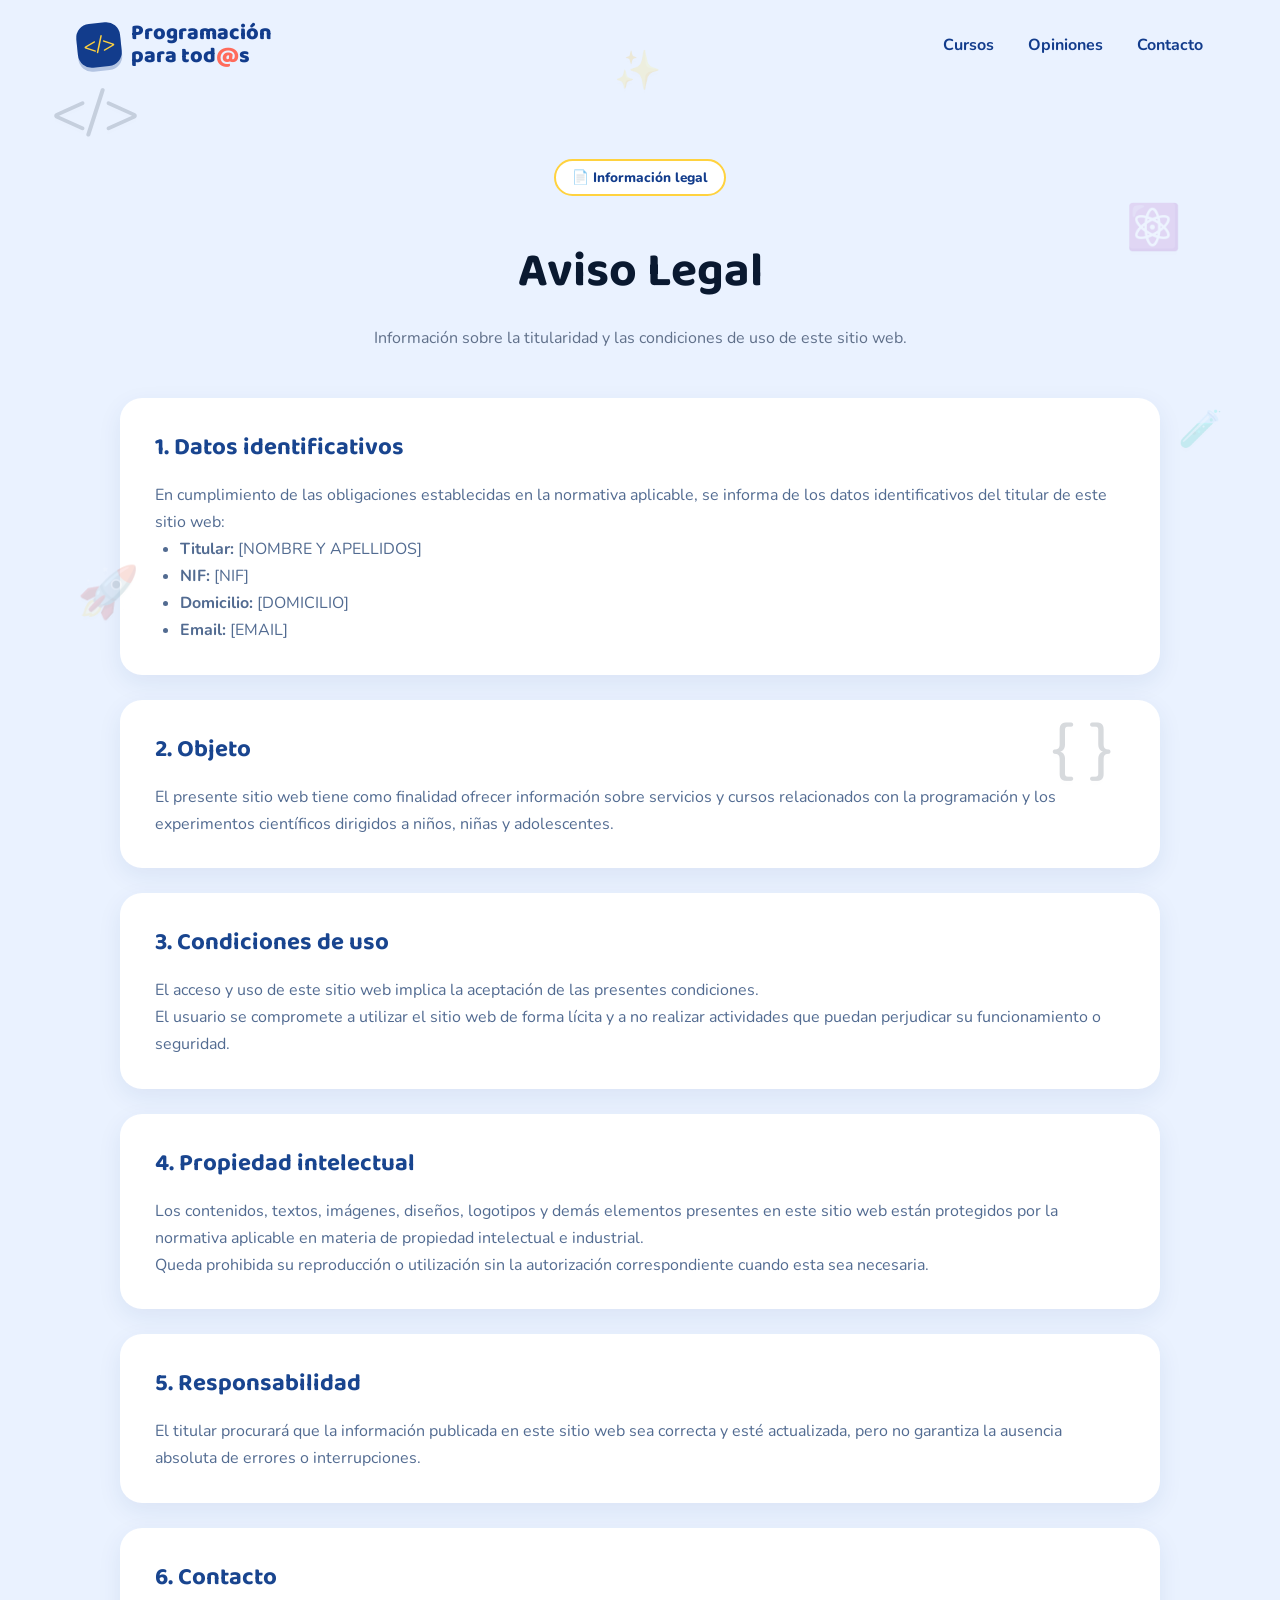
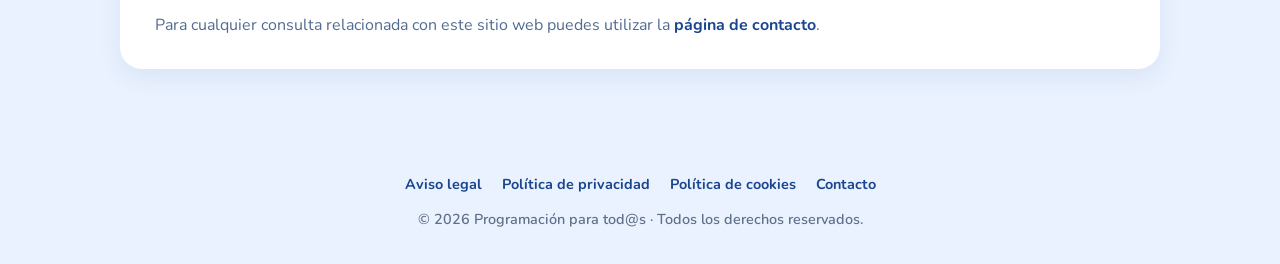
<file: aviso-legal.html>
<!DOCTYPE html>
<html lang="es">

<head>

    <meta charset="UTF-8">

    <meta name="viewport" content="width=device-width, initial-scale=1.0">

    <title>Aviso Legal | Programación para tod@s</title>

    <link rel="preconnect" href="https://fonts.googleapis.com">
    <link rel="preconnect" href="https://fonts.gstatic.com" crossorigin>

    <link
        href="https://fonts.googleapis.com/css2?family=Baloo+2:wght@500;600;700;800&family=Nunito:wght@400;600;700;800&display=swap"
        rel="stylesheet"
    >

    <link rel="stylesheet" href="style.css">

    <link rel="icon" type="image/png" href="./img/logo.png">

</head>

<body>

    <div class="bg-shapes" aria-hidden="true">
        <span>&lt;/&gt;</span>
        <span>⚛️</span>
        <span>🚀</span>
        <span>{ }</span>
        <span>🧪</span>
        <span>✨</span>
    </div>


    <!-- HEADER -->

    <div id="header"></div>


    <!-- CONTENIDO -->

    <main class="legal-page">

        <div class="legal-header">

            <span class="eyebrow">
                📄 Información legal
            </span>

            <h1>
                Aviso Legal
            </h1>

            <p>
                Información sobre la titularidad y las condiciones
                de uso de este sitio web.
            </p>

        </div>


        <div class="legal-content">

            <section class="legal-card">

                <h2>1. Datos identificativos</h2>

                <p>
                    En cumplimiento de las obligaciones establecidas
                    en la normativa aplicable, se informa de los datos
                    identificativos del titular de este sitio web:
                </p>

                <ul>
                    <li><strong>Titular:</strong> [NOMBRE Y APELLIDOS]</li>
                    <li><strong>NIF:</strong> [NIF]</li>
                    <li><strong>Domicilio:</strong> [DOMICILIO]</li>
                    <li><strong>Email:</strong> [EMAIL]</li>
                </ul>

            </section>


            <section class="legal-card">

                <h2>2. Objeto</h2>

                <p>
                    El presente sitio web tiene como finalidad ofrecer
                    información sobre servicios y cursos relacionados
                    con la programación y los experimentos científicos
                    dirigidos a niños, niñas y adolescentes.
                </p>

            </section>


            <section class="legal-card">

                <h2>3. Condiciones de uso</h2>

                <p>
                    El acceso y uso de este sitio web implica la
                    aceptación de las presentes condiciones.
                </p>

                <p>
                    El usuario se compromete a utilizar el sitio web
                    de forma lícita y a no realizar actividades que
                    puedan perjudicar su funcionamiento o seguridad.
                </p>

            </section>


            <section class="legal-card">

                <h2>4. Propiedad intelectual</h2>

                <p>
                    Los contenidos, textos, imágenes, diseños,
                    logotipos y demás elementos presentes en este sitio
                    web están protegidos por la normativa aplicable
                    en materia de propiedad intelectual e industrial.
                </p>

                <p>
                    Queda prohibida su reproducción o utilización sin
                    la autorización correspondiente cuando esta sea
                    necesaria.
                </p>

            </section>


            <section class="legal-card">

                <h2>5. Responsabilidad</h2>

                <p>
                    El titular procurará que la información publicada
                    en este sitio web sea correcta y esté actualizada,
                    pero no garantiza la ausencia absoluta de errores
                    o interrupciones.
                </p>

            </section>


            <section class="legal-card">

                <h2>6. Contacto</h2>

                <p>
                    Para cualquier consulta relacionada con este sitio
                    web puedes utilizar la
                    <a href="contacto.html">página de contacto</a>.
                </p>

            </section>

        </div>

    </main>


    <!-- FOOTER -->

    <footer>

        <div class="footer-links">

            <a href="aviso-legal.html">
                Aviso legal
            </a>

            <a href="privacidad.html">
                Política de privacidad
            </a>

            <a href="cookies.html">
                Política de cookies
            </a>

            <a href="contacto.html">
                Contacto
            </a>

        </div>

        <p>
            © 2026 Programación para tod@s ·
            Todos los derechos reservados.
        </p>

    </footer>


    <script src="header.js"></script>

</body>

</html>
</file>
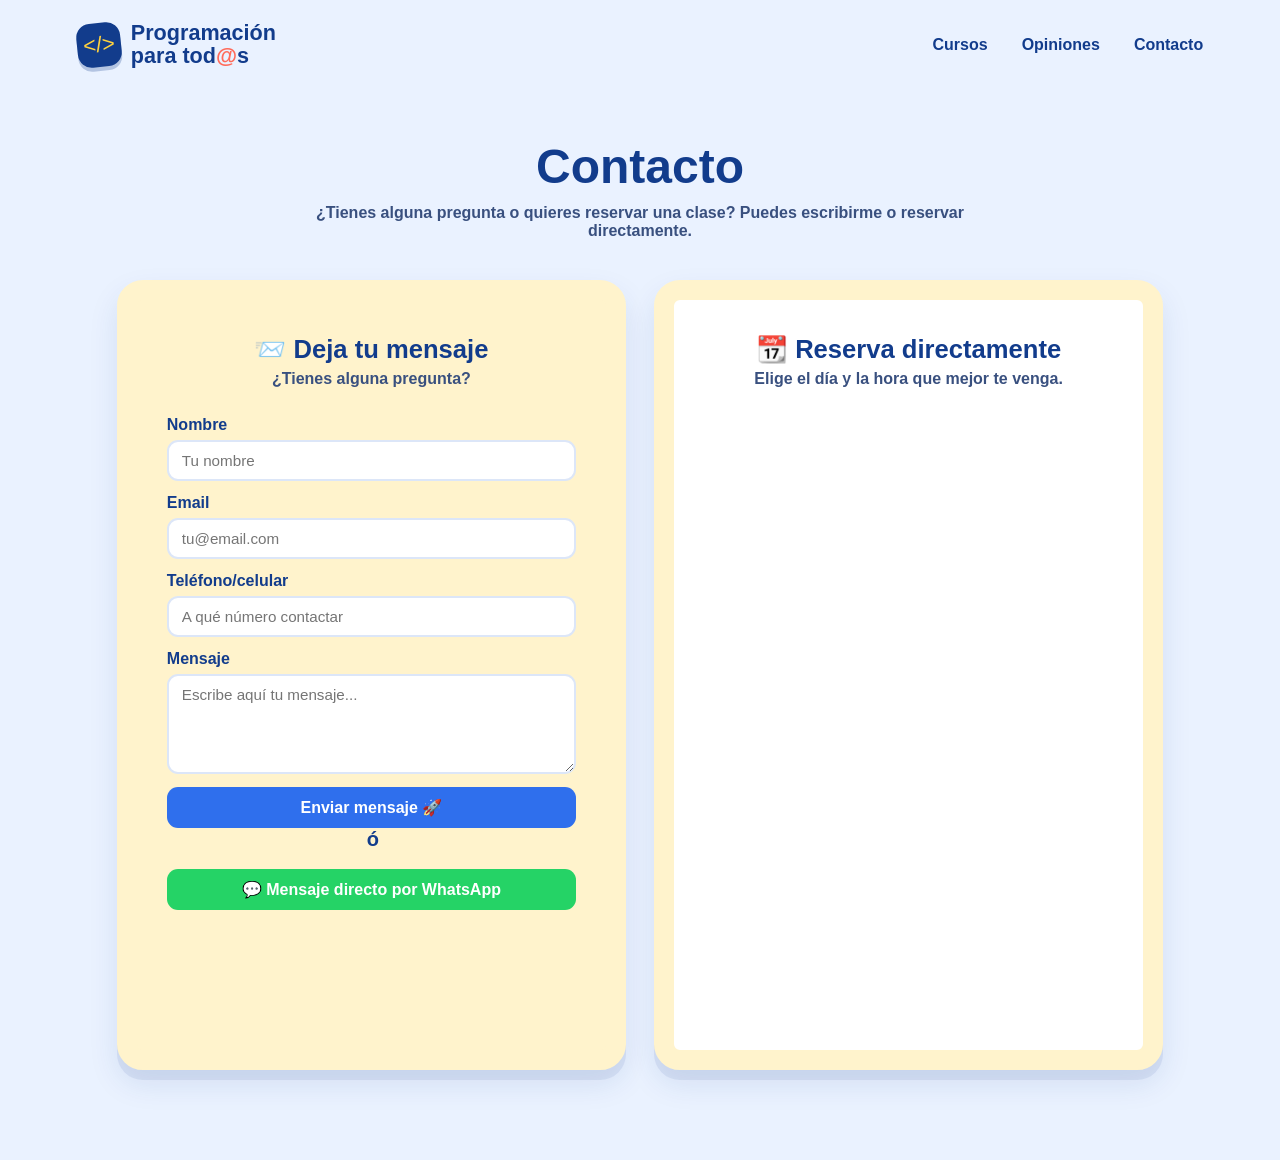
<file: contacto.html>
<!DOCTYPE html>
<html lang="en">
<head>
    <!-- Google tag (gtag.js) -->
<script async src="https://www.googletagmanager.com/gtag/js?id=G-0C7W6955H2"></script>
<script>
  window.dataLayer = window.dataLayer || [];
  function gtag(){dataLayer.push(arguments);}
  gtag('js', new Date());

  gtag('config', 'G-0C7W6955H2');
</script>
    <meta charset="UTF-8">
    <meta name="viewport" content="width=device-width, initial-scale=1.0">
    <title>Contacto</title>
    <link rel="stylesheet" href="style.css">
    <link rel="icon" type="image/png" href="./img/logo.png">



</head>
<body>
     <div id="header"></div>
     <div class="bg-shapes" aria-hidden="true">
        
    </div>

    <section class="contact-page">

    <div class="contact-page-head">

        <h1>Contacto</h1>

        <p>
            ¿Tienes alguna pregunta o quieres reservar una clase?
            Puedes escribirme o reservar directamente.
        </p>

    </div>


    <div class="contact-grid">


        <!-- TARJETA 1: CONTACTO -->

        <div class="grid-box contact-card message-card">

            <div class="section-head">

                <h2>
                    📨 Deja tu mensaje
                </h2>

                <p>
                    ¿Tienes alguna pregunta?
                    
                </p>

            </div>


            <form
                class="contact-form"
                action="https://formsubmit.co/colastraelizabeth@gmail.com"
                method="POST"
            >

                <input
                    type="hidden"
                    name="_subject"
                    value="Nuevo mensaje desde Programación para tod@s"
                >

                <input
                    type="hidden"
                    name="_template"
                    value="table"
                >

                <input
                    type="hidden"
                    name="_captcha"
                    value="true"
                >

                <input
                    type="text"
                    name="_honey"
                    style="display:none"
                >


                <div class="form-group">

                    <label for="nombre">
                        Nombre
                    </label>

                    <input
                        type="text"
                        id="nombre"
                        name="name"
                        placeholder="Tu nombre"
                        required
                    >

                </div>


                <div class="form-group">

                    <label for="email">
                        Email
                    </label>

                    <input
                        type="email"
                        id="email"
                        name="email"
                        placeholder="tu@email.com"
                        required
                    >

                </div>
                
                <div class="form-group">

                    <label for="phone">
                        Teléfono/celular
                    </label>

                    <input
                        type="text"
                        id="phone"
                        name="phone"
                        placeholder="A qué número contactar"
                        required
                    >

                </div>


                <div class="form-group">

                    <label for="mensaje">
                        Mensaje
                    </label>

                    <textarea
                        id="mensaje"
                        name="message"
                        placeholder="Escribe aquí tu mensaje..."
                        required
                    ></textarea>

                </div>


                <button
                    type="submit"
                    class="submit-btn"
                >
                    Enviar mensaje 🚀
                </button>

            </form>
            <h4>ó</h4>

            <div class="whatsapp-container">

                <a
                    class="whatsapp-btn"
                    href="https://wa.me/34634059171"
                    target="_blank"
                    rel="noopener"
                >
                    💬 Mensaje directo por WhatsApp
                </a>

            </div>

        </div>



        <!-- TARJETA 2: RESERVA -->

        <div class="grid-box contact-card reservation-card">

            <div class="section-head">

                <h2>
                    📆 Reserva directamente
                </h2>

                <p>
                    Elige el día y la hora que mejor te venga.
                </p>

            </div>


            <!-- Google Calendar Appointment Scheduling -->

            <iframe
                src="https://calendar.google.com/calendar/appointments/schedules/AcZssZ3jTNrdVO-2iQgcnf659XZFFRHjtzOGjb1jcsbewhzxE7Aw_hO1lKrl6UaegT0ND5SL3o0_Kljm?gv=true"
                class="calendar-frame"
                frameborder="0"
            ></iframe>

        </div>


    </div>

</section>
<script src="header.js"></script>
</body>

</html>
</file>
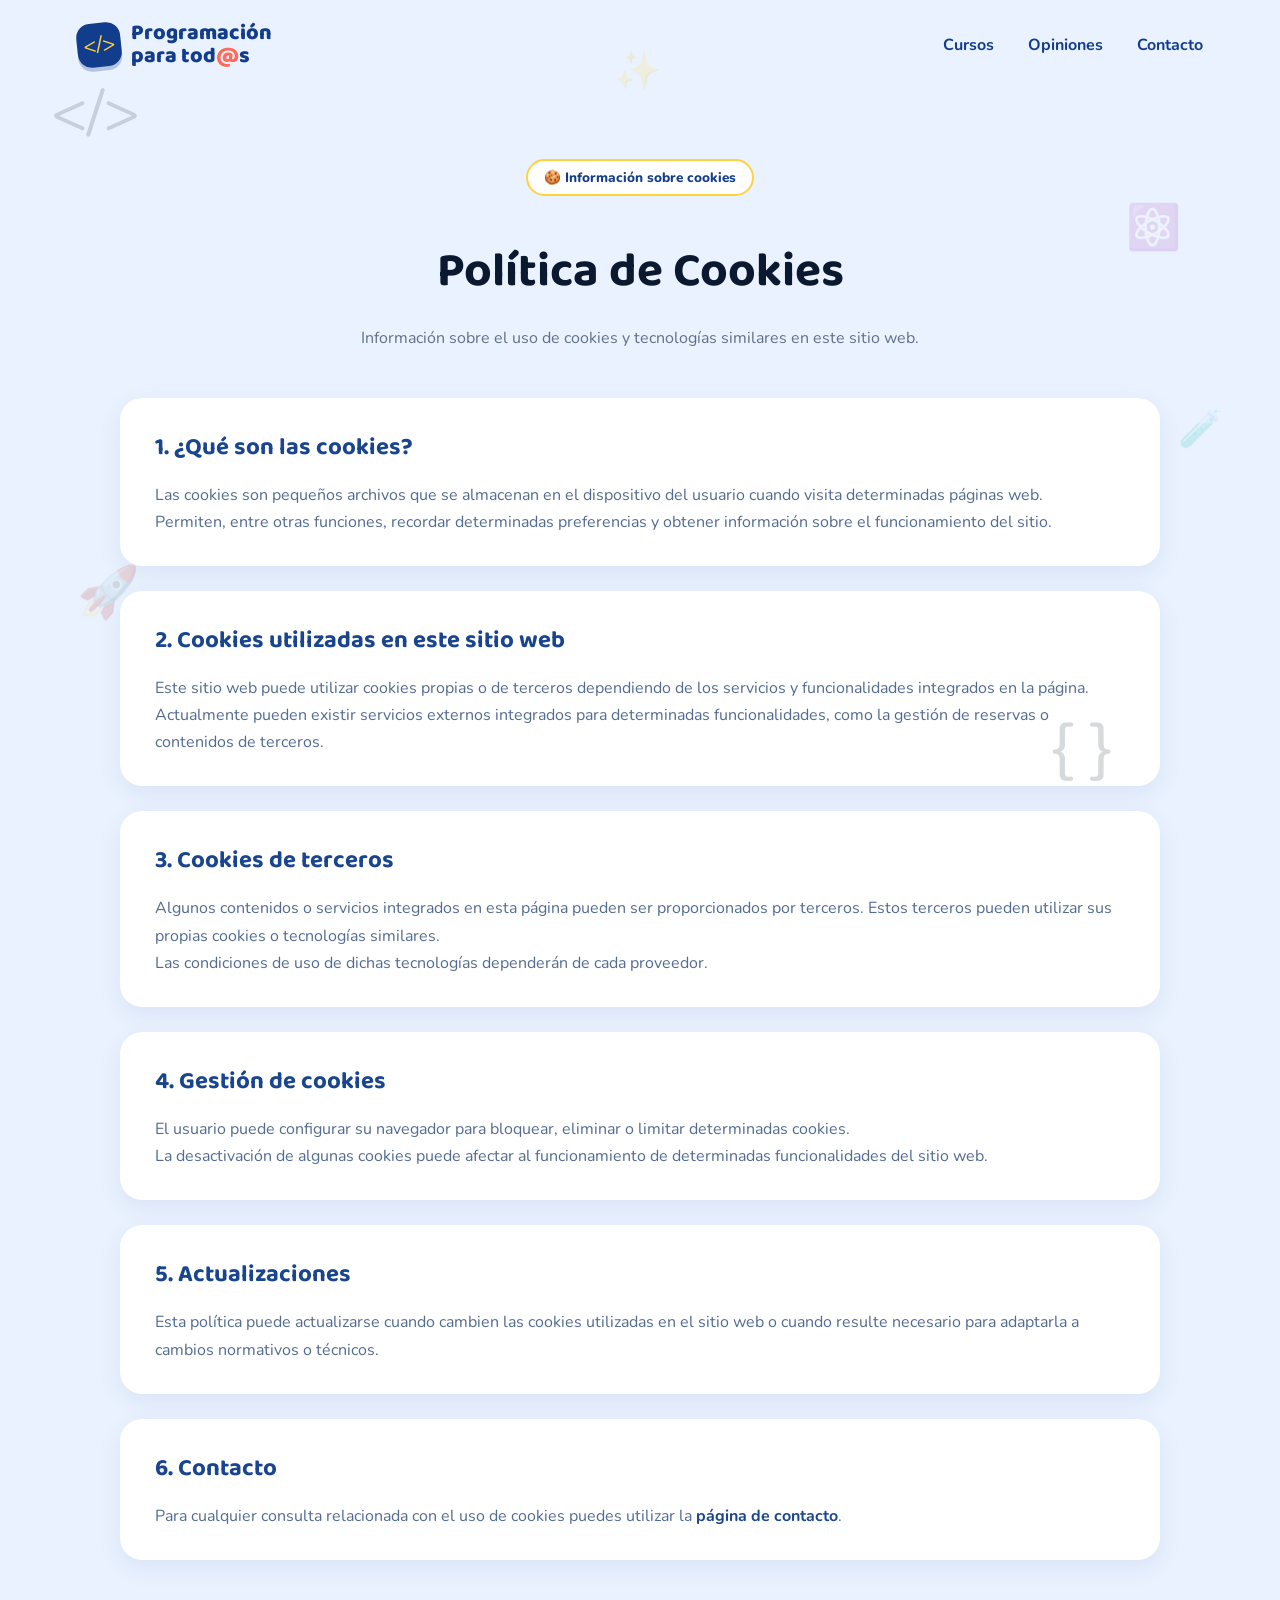
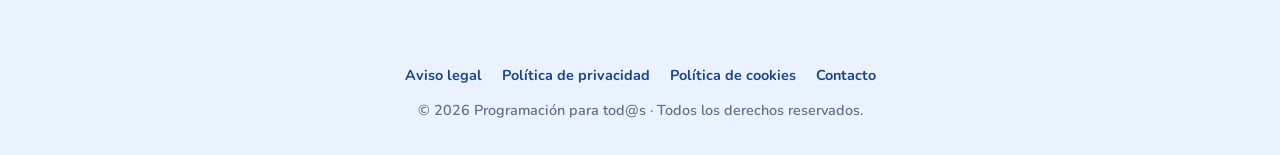
<file: cookies.html>
<!DOCTYPE html>
<html lang="es">

<head>

    <meta charset="UTF-8">

    <meta name="viewport" content="width=device-width, initial-scale=1.0">

    <title>Política de Cookies | Programación para tod@s</title>

    <link rel="preconnect" href="https://fonts.googleapis.com">
    <link rel="preconnect" href="https://fonts.gstatic.com" crossorigin>

    <link
        href="https://fonts.googleapis.com/css2?family=Baloo+2:wght@500;600;700;800&family=Nunito:wght@400;600;700;800&display=swap"
        rel="stylesheet"
    >

    <link rel="stylesheet" href="style.css">

    <link rel="icon" type="image/png" href="./img/logo.png">

</head>

<body>

    <div class="bg-shapes" aria-hidden="true">
        <span>&lt;/&gt;</span>
        <span>⚛️</span>
        <span>🚀</span>
        <span>{ }</span>
        <span>🧪</span>
        <span>✨</span>
    </div>


    <div id="header"></div>


    <main class="legal-page">

        <div class="legal-header">

            <span class="eyebrow">
                🍪 Información sobre cookies
            </span>

            <h1>
                Política de Cookies
            </h1>

            <p>
                Información sobre el uso de cookies y tecnologías
                similares en este sitio web.
            </p>

        </div>


        <div class="legal-content">

            <section class="legal-card">

                <h2>1. ¿Qué son las cookies?</h2>

                <p>
                    Las cookies son pequeños archivos que se almacenan
                    en el dispositivo del usuario cuando visita
                    determinadas páginas web.
                </p>

                <p>
                    Permiten, entre otras funciones, recordar
                    determinadas preferencias y obtener información
                    sobre el funcionamiento del sitio.
                </p>

            </section>


            <section class="legal-card">

                <h2>2. Cookies utilizadas en este sitio web</h2>

                <p>
                    Este sitio web puede utilizar cookies propias o de
                    terceros dependiendo de los servicios y
                    funcionalidades integrados en la página.
                </p>

                <p>
                    Actualmente pueden existir servicios externos
                    integrados para determinadas funcionalidades, como
                    la gestión de reservas o contenidos de terceros.
                </p>

            </section>


            <section class="legal-card">

                <h2>3. Cookies de terceros</h2>

                <p>
                    Algunos contenidos o servicios integrados en esta
                    página pueden ser proporcionados por terceros.
                    Estos terceros pueden utilizar sus propias cookies
                    o tecnologías similares.
                </p>

                <p>
                    Las condiciones de uso de dichas tecnologías
                    dependerán de cada proveedor.
                </p>

            </section>


            <section class="legal-card">

                <h2>4. Gestión de cookies</h2>

                <p>
                    El usuario puede configurar su navegador para
                    bloquear, eliminar o limitar determinadas cookies.
                </p>

                <p>
                    La desactivación de algunas cookies puede afectar
                    al funcionamiento de determinadas funcionalidades
                    del sitio web.
                </p>

            </section>


            <section class="legal-card">

                <h2>5. Actualizaciones</h2>

                <p>
                    Esta política puede actualizarse cuando cambien las
                    cookies utilizadas en el sitio web o cuando resulte
                    necesario para adaptarla a cambios normativos o
                    técnicos.
                </p>

            </section>


            <section class="legal-card">

                <h2>6. Contacto</h2>

                <p>
                    Para cualquier consulta relacionada con el uso de
                    cookies puedes utilizar la
                    <a href="contacto.html">página de contacto</a>.
                </p>

            </section>

        </div>

    </main>


    <footer>

        <div class="footer-links">

            <a href="aviso-legal.html">Aviso legal</a>

            <a href="privacidad.html">Política de privacidad</a>

            <a href="cookies.html">Política de cookies</a>

            <a href="contacto.html">Contacto</a>

        </div>

        <p>
            © 2026 Programación para tod@s ·
            Todos los derechos reservados.
        </p>

    </footer>


    <script src="header.js"></script>

</body>

</html>
</file>
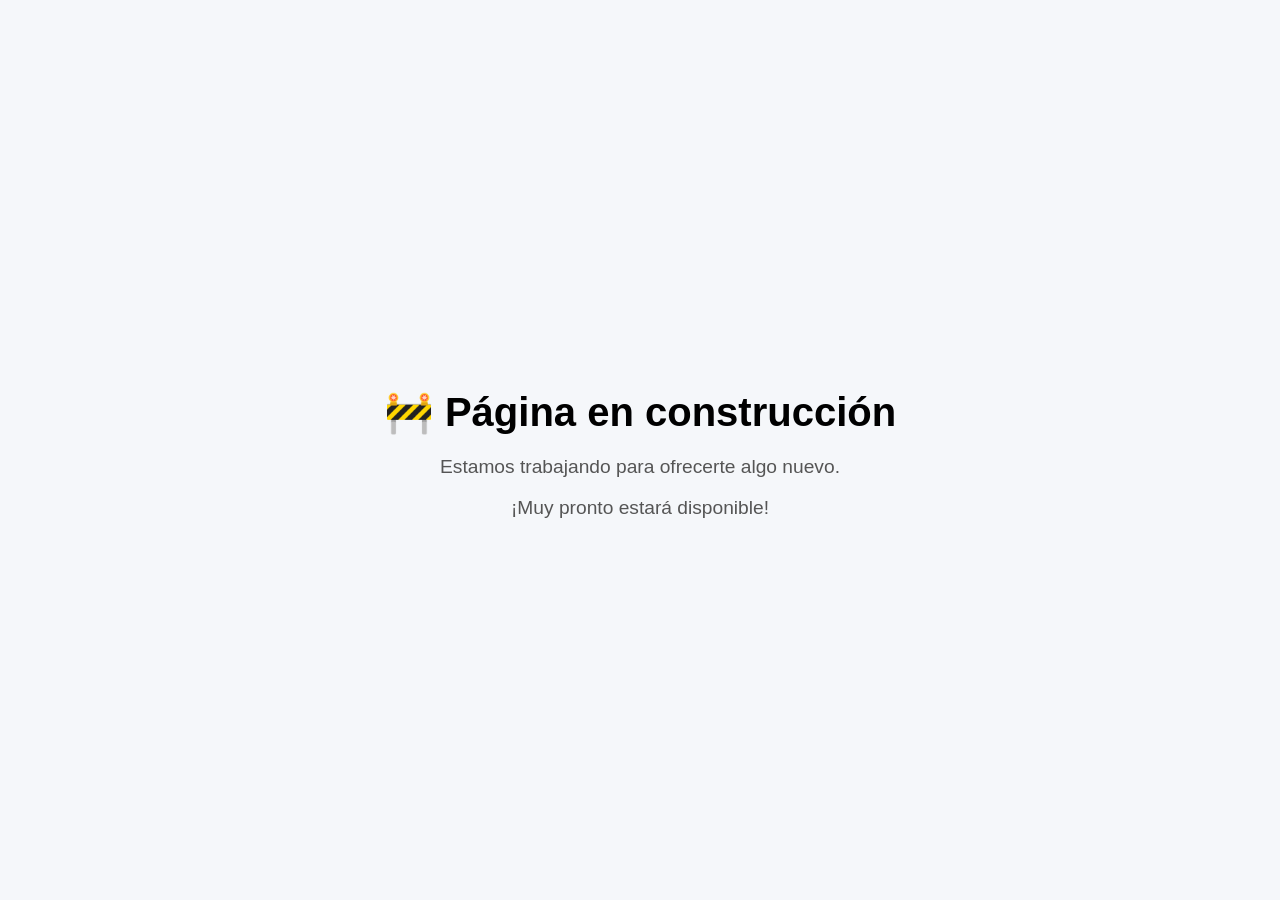
<file: cursos_experimentos.html>
<head>
    <meta charset="UTF-8">
    <meta name="viewport" content="width=device-width, initial-scale=1.0">
    <title>Cursos Experimentos</title>
    <link rel="icon" type="image/png" href="./img/logo.png">

<style>
        body {
            margin: 0;
            font-family: Arial, sans-serif;
            display: flex;
            justify-content: center;
            align-items: center;
            min-height: 100vh;
            text-align: center;
            background-color: #f5f7fa;
        }

        .contenedor {
            max-width: 600px;
            padding: 40px;
        }

        h1 {
            font-size: 2.5rem;
            margin-bottom: 20px;
        }

        p {
            font-size: 1.2rem;
            color: #555;
        }
    </style>
</head>

<body>

    <div class="contenedor">
        <h1>🚧 Página en construcción</h1>

        <p>
            Estamos trabajando para ofrecerte algo nuevo.
        </p>

        <p>
            ¡Muy pronto estará disponible!
        </p>
    </div>

</body>
</html>
</file>
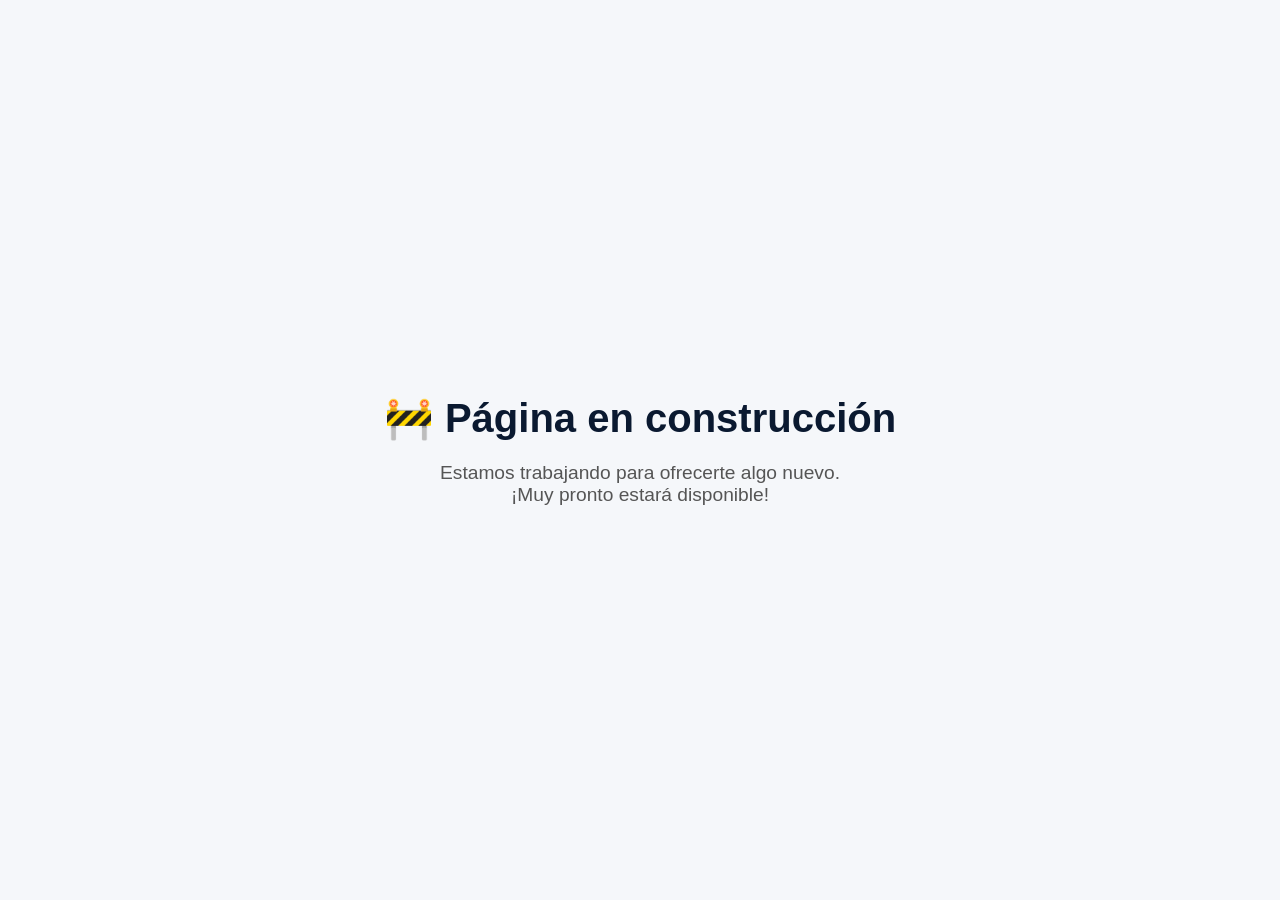
<file: cursos_programacion.html>
<head>
<!-- Google tag (gtag.js) -->
<script async src="https://www.googletagmanager.com/gtag/js?id=G-0C7W6955H2"></script>
<script>
  window.dataLayer = window.dataLayer || [];
  function gtag(){dataLayer.push(arguments);}
  gtag('js', new Date());

  gtag('config', 'G-0C7W6955H2');
</script>
    <meta charset="UTF-8">
    <meta name="viewport" content="width=device-width, initial-scale=1.0">
    <title>Cursos Programación</title>
    <link rel="stylesheet" href="style.css">
    <link rel="icon" type="image/png" href="./img/logo.png">

<style>
        body {
            margin: 0;
            font-family: Arial, sans-serif;
            display: flex;
            justify-content: center;
            align-items: center;
            min-height: 100vh;
            text-align: center;
            background-color: #f5f7fa;
        }

        .contenedor {
            max-width: 600px;
            padding: 40px;
        }

        h1 {
            font-size: 2.5rem;
            margin-bottom: 20px;
        }

        p {
            font-size: 1.2rem;
            color: #555;
        }
    </style>
</head>

<body>

    <div class="contenedor">
        <h1>🚧 Página en construcción</h1>

        <p>
            Estamos trabajando para ofrecerte algo nuevo.
        </p>

        <p>
            ¡Muy pronto estará disponible!
        </p>
    </div>

</body>
</html>
</file>
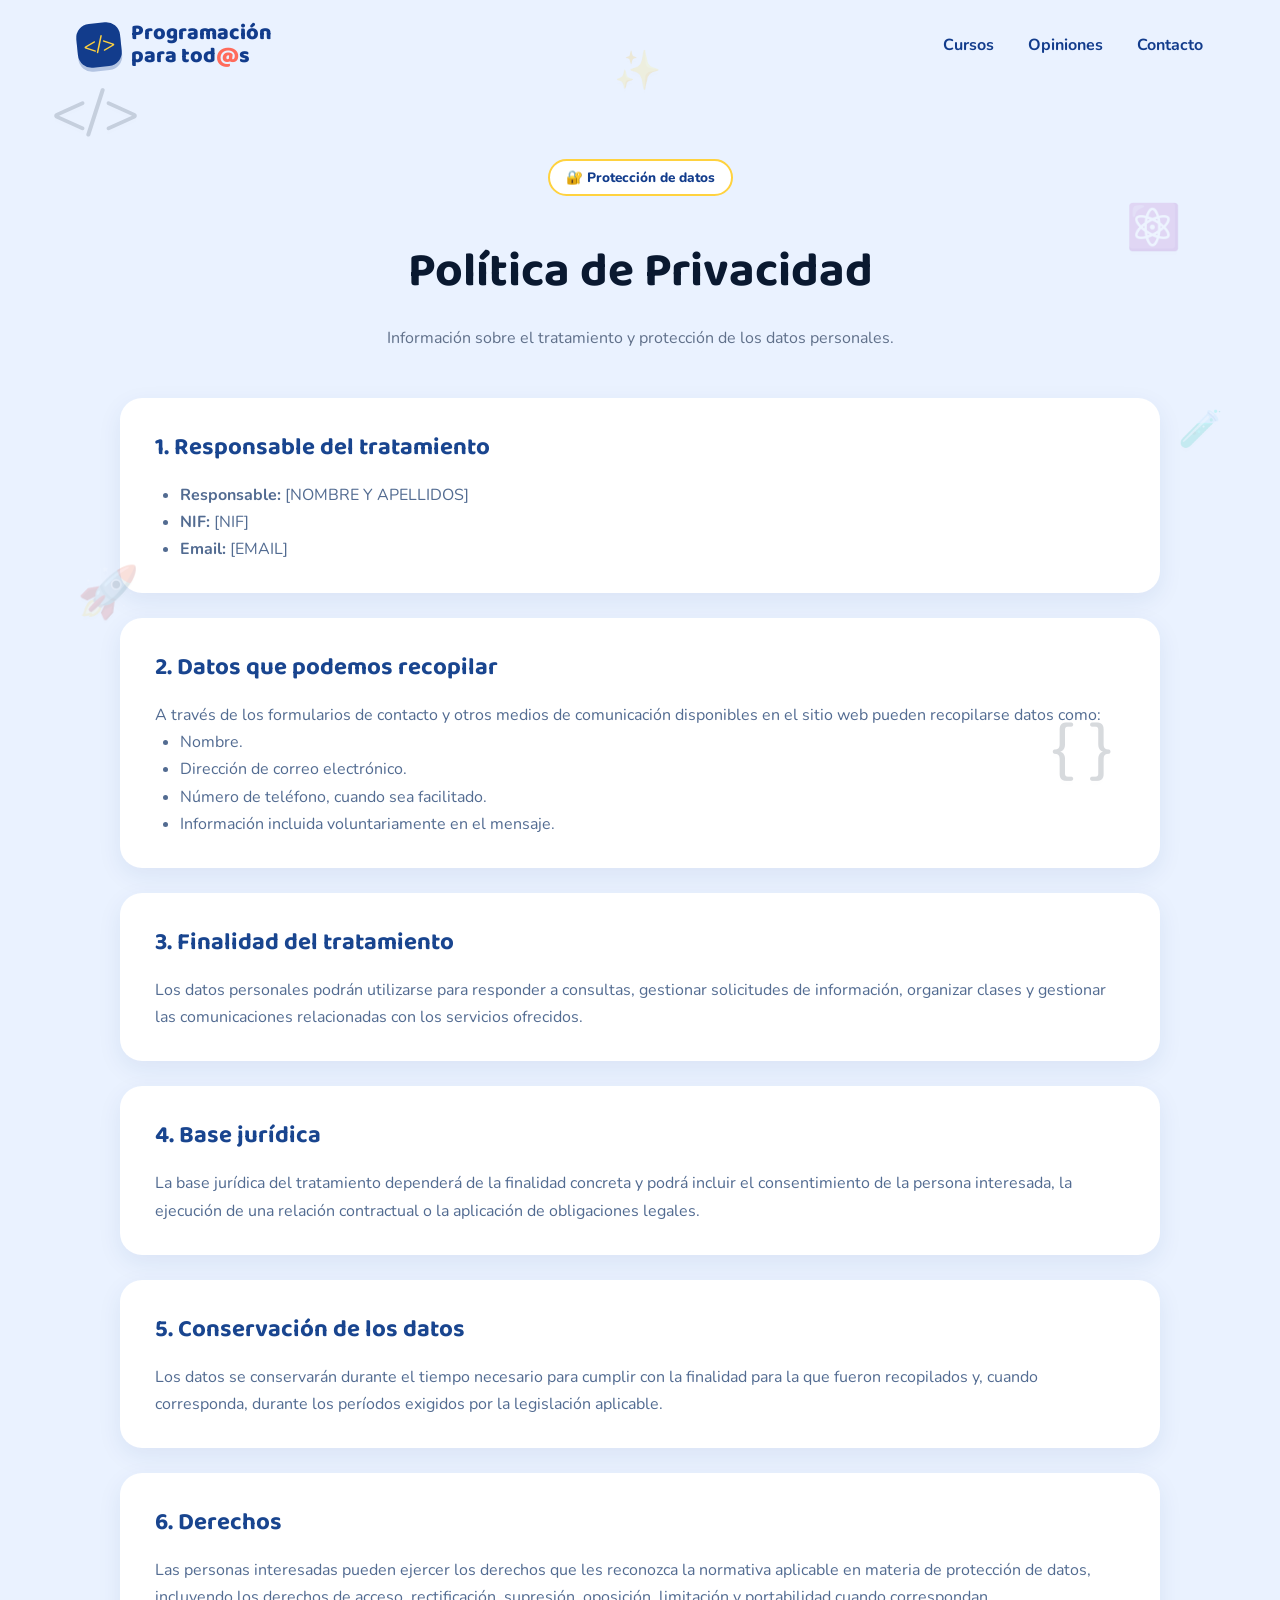
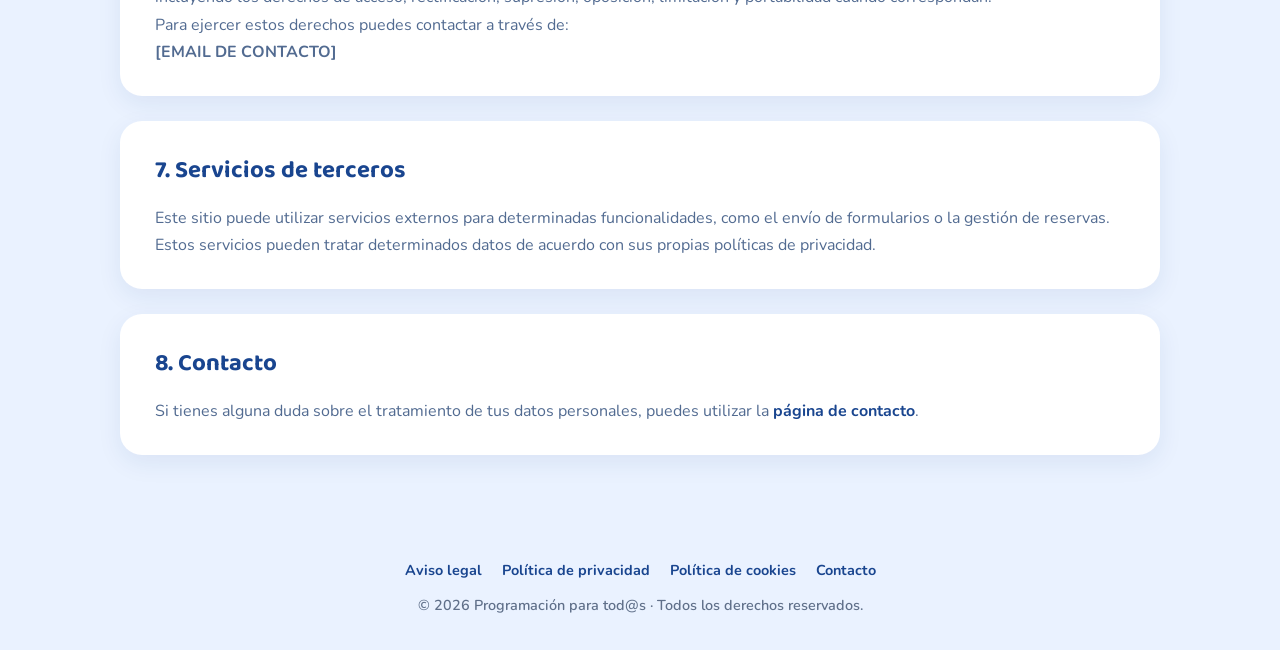
<file: privacidad.html>
<!DOCTYPE html>
<html lang="es">

<head>

    <meta charset="UTF-8">

    <meta name="viewport" content="width=device-width, initial-scale=1.0">

    <title>Política de Privacidad | Programación para tod@s</title>

    <link rel="preconnect" href="https://fonts.googleapis.com">
    <link rel="preconnect" href="https://fonts.gstatic.com" crossorigin>

    <link
        href="https://fonts.googleapis.com/css2?family=Baloo+2:wght@500;600;700;800&family=Nunito:wght@400;600;700;800&display=swap"
        rel="stylesheet"
    >

    <link rel="stylesheet" href="style.css">

    <link rel="icon" type="image/png" href="./img/logo.png">

</head>

<body>

    <div class="bg-shapes" aria-hidden="true">
        <span>&lt;/&gt;</span>
        <span>⚛️</span>
        <span>🚀</span>
        <span>{ }</span>
        <span>🧪</span>
        <span>✨</span>
    </div>


    <div id="header"></div>


    <main class="legal-page">

        <div class="legal-header">

            <span class="eyebrow">
                🔐 Protección de datos
            </span>

            <h1>
                Política de Privacidad
            </h1>

            <p>
                Información sobre el tratamiento y protección de
                los datos personales.
            </p>

        </div>


        <div class="legal-content">

            <section class="legal-card">

                <h2>1. Responsable del tratamiento</h2>

                <ul>
                    <li><strong>Responsable:</strong> [NOMBRE Y APELLIDOS]</li>
                    <li><strong>NIF:</strong> [NIF]</li>
                    <li><strong>Email:</strong> [EMAIL]</li>
                </ul>

            </section>


            <section class="legal-card">

                <h2>2. Datos que podemos recopilar</h2>

                <p>
                    A través de los formularios de contacto y otros
                    medios de comunicación disponibles en el sitio
                    web pueden recopilarse datos como:
                </p>

                <ul>
                    <li>Nombre.</li>
                    <li>Dirección de correo electrónico.</li>
                    <li>Número de teléfono, cuando sea facilitado.</li>
                    <li>Información incluida voluntariamente en el mensaje.</li>
                </ul>

            </section>


            <section class="legal-card">

                <h2>3. Finalidad del tratamiento</h2>

                <p>
                    Los datos personales podrán utilizarse para
                    responder a consultas, gestionar solicitudes de
                    información, organizar clases y gestionar las
                    comunicaciones relacionadas con los servicios
                    ofrecidos.
                </p>

            </section>


            <section class="legal-card">

                <h2>4. Base jurídica</h2>

                <p>
                    La base jurídica del tratamiento dependerá de la
                    finalidad concreta y podrá incluir el consentimiento
                    de la persona interesada, la ejecución de una
                    relación contractual o la aplicación de obligaciones
                    legales.
                </p>

            </section>


            <section class="legal-card">

                <h2>5. Conservación de los datos</h2>

                <p>
                    Los datos se conservarán durante el tiempo necesario
                    para cumplir con la finalidad para la que fueron
                    recopilados y, cuando corresponda, durante los
                    períodos exigidos por la legislación aplicable.
                </p>

            </section>


            <section class="legal-card">

                <h2>6. Derechos</h2>

                <p>
                    Las personas interesadas pueden ejercer los derechos
                    que les reconozca la normativa aplicable en materia
                    de protección de datos, incluyendo los derechos de
                    acceso, rectificación, supresión, oposición,
                    limitación y portabilidad cuando correspondan.
                </p>

                <p>
                    Para ejercer estos derechos puedes contactar a través
                    de:
                </p>

                <p>
                    <strong>[EMAIL DE CONTACTO]</strong>
                </p>

            </section>


            <section class="legal-card">

                <h2>7. Servicios de terceros</h2>

                <p>
                    Este sitio puede utilizar servicios externos para
                    determinadas funcionalidades, como el envío de
                    formularios o la gestión de reservas. Estos servicios
                    pueden tratar determinados datos de acuerdo con sus
                    propias políticas de privacidad.
                </p>

            </section>


            <section class="legal-card">

                <h2>8. Contacto</h2>

                <p>
                    Si tienes alguna duda sobre el tratamiento de tus
                    datos personales, puedes utilizar la
                    <a href="contacto.html">página de contacto</a>.
                </p>

            </section>

        </div>

    </main>


    <footer>

        <div class="footer-links">

            <a href="aviso-legal.html">Aviso legal</a>

            <a href="privacidad.html">Política de privacidad</a>

            <a href="cookies.html">Política de cookies</a>

            <a href="contacto.html">Contacto</a>

        </div>

        <p>
            © 2026 Programación para tod@s ·
            Todos los derechos reservados.
        </p>

    </footer>


    <script src="header.js"></script>

</body>

</html>
</file>
<file: style.css>
/* ==========================================
   VARIABLES
   ========================================== */

:root {

    --blue-deep: #123C8C;
    --blue-bright: #2F6FED;
    --blue-sky: #EAF2FF;

    --yellow: #FFD23F;
    --yellow-soft: #FFF3CC;

    --ink: #0A1930;

    --coral: #FF6B5B;

    --white: #FFFFFF;

    --green: #2BD576;
}


/* ==========================================
   RESET
   ========================================== */

* {
    box-sizing: border-box;
    margin: 0;
    padding: 0;
}


html,
body {

    background: var(--blue-sky);

    color: var(--ink);

    font-family: 'Nunito', sans-serif;

    overflow-x: hidden;
}


h1,
h2,
h3,
.logo-text {

    font-family: 'Baloo 2', sans-serif;
}


a {

    text-decoration: none;

    color: inherit;
}



/* ==========================================
   FONDO DECORATIVO
   ========================================== */

.bg-shapes {

    position: fixed;

    inset: 0;

    z-index: 0;

    pointer-events: none;

    overflow: hidden;
}


.bg-shapes span {

    position: absolute;

    opacity: 0.16;

    font-size: 52px;

    animation: float 9s ease-in-out infinite;

    filter:
        drop-shadow(
            0 4px 0 rgba(0, 0, 0, 0.03)
        );
}


.bg-shapes span:nth-child(1) {

    top: 8%;
    left: 4%;

    animation-delay: 0s;

    font-size: 60px;
}


.bg-shapes span:nth-child(2) {

    top: 22%;
    left: 88%;

    animation-delay: 1.2s;

    font-size: 44px;
}


.bg-shapes span:nth-child(3) {

    top: 62%;
    left: 6%;

    animation-delay: 2.1s;

    font-size: 50px;
}


.bg-shapes span:nth-child(4) {

    top: 78%;
    left: 82%;

    animation-delay: 0.6s;

    font-size: 66px;
}


.bg-shapes span:nth-child(5) {

    top: 45%;
    left: 92%;

    animation-delay: 3s;

    font-size: 36px;
}


.bg-shapes span:nth-child(6) {

    top: 5%;
    left: 48%;

    animation-delay: 1.8s;

    font-size: 38px;
}


@keyframes float {

    0%,
    100% {

        transform:
            translateY(0)
            rotate(0deg);
    }

    50% {

        transform:
            translateY(-22px)
            rotate(8deg);
    }
}



/* ==========================================
   HEADER
   ========================================== */

header {

    position: relative;

    z-index: 2;

    display: flex;

    align-items: center;

    justify-content: space-between;

    padding: 22px 6%;
}


.logo {

    display: flex;

    align-items: center;

    gap: 10px;
}


.logo-badge {

    width: 44px;

    height: 44px;

    background: var(--blue-deep);

    border-radius: 14px;

    display: flex;

    align-items: center;

    justify-content: center;

    color: var(--yellow);

    font-size: 22px;

    transform: rotate(-6deg);

    box-shadow:
        0 4px 0 rgba(18, 60, 140, 0.25);
}


.logo-text {

    font-size: 1.35rem;

    font-weight: 800;

    color: var(--blue-deep);

    line-height: 1.05;
}


.logo-text span {

    color: var(--coral);
}


nav ul {

    display: flex;

    gap: 34px;

    list-style: none;

    font-weight: 700;

    color: var(--blue-deep);
}


nav ul li a {

    position: relative;

    padding-bottom: 4px;
}


nav ul li a::after {

    content: "";

    position: absolute;

    left: 0;

    bottom: -2px;

    width: 0%;

    height: 3px;

    background: var(--yellow);

    border-radius: 3px;

    transition: width .25s ease;
}


nav ul li a:hover::after {

    width: 100%;
}



/* ==========================================
   HERO
   ========================================== */

.hero {

    position: relative;

    z-index: 2;

    text-align: center;

    padding: 40px 6% 60px;
}


.eyebrow {

    display: inline-flex;

    align-items: center;

    gap: 8px;

    background: var(--white);

    border: 2px solid var(--yellow);

    color: var(--blue-deep);

    font-weight: 800;

    font-size: 0.85rem;

    padding: 7px 16px;

    border-radius: 999px;

    margin-bottom: 22px;
}


.hero h1 {

    font-size:
        clamp(2.2rem, 5vw, 3.6rem);

    color: var(--blue-deep);

    line-height: 1.12;

    max-width: 820px;

    margin: 0 auto 18px;
}


.hero h1 .accent {

    color: var(--coral);

    position: relative;

    white-space: nowrap;
}


.hero h1 .underline {

    display: block;

    height: 12px;

    margin-top: -10px;

    background: var(--yellow);

    border-radius: 8px;

    z-index: -1;

    opacity: .9;
}


.hero p {

    max-width: 560px;

    margin: 0 auto 30px;

    font-size: 1.1rem;

    font-weight: 600;

    color: #39507f;
}


.hero-ctas {

    display: flex;

    gap: 16px;

    justify-content: center;

    flex-wrap: wrap;
}


.btn {

    font-family: 'Baloo 2', sans-serif;

    font-weight: 700;

    font-size: 1.05rem;

    padding: 14px 30px;

    border-radius: 16px;

    border: none;

    cursor: pointer;

    transition:
        transform .15s ease,
        box-shadow .15s ease;
}


.btn-primary {

    background: var(--blue-bright);

    color: var(--white);

    box-shadow:
        0 6px 0 var(--blue-deep);
}


.btn-primary:hover {

    transform: translateY(-3px);
}


.btn-ghost {

    background: var(--white);

    color: var(--blue-deep);

    box-shadow:
        0 6px 0 var(--yellow);

    border: 2px solid var(--yellow);
}


.btn-ghost:hover {

    transform: translateY(-3px);
}



/* ==========================================
   SECCIÓN AZUL DE CURSOS
   ========================================== */

.courses-section {

    position: relative;

    z-index: 2;

    width: 100%;

    background: var(--blue-deep);

    padding: 45px 20px 50px;
}


.courses-grid {

    width: 100%;

    max-width: 1080px;

    margin: 0 auto;

    display: grid;

    grid-template-columns:
        1fr 1fr;

    gap: 28px;
}



/* ==========================================
   TARJETAS DE CURSOS
   ========================================== */

.course-card {

    position: relative;

    background: var(--white);

    border-radius: 26px;

    padding: 34px 30px 30px;

    min-height: 300px;

    box-shadow:
        0 10px 0 rgba(18, 60, 140, 0.08),
        0 14px 30px rgba(18, 60, 140, 0.10);

    overflow: hidden;

    transition:
        transform .2s ease,
        box-shadow .2s ease;
}


.course-card:hover {

    transform: translateY(-6px);

    box-shadow:
        0 14px 0 rgba(18, 60, 140, 0.10),
        0 20px 34px rgba(18, 60, 140, 0.14);
}


.course-card .glow {

    position: absolute;

    top: -60px;

    right: -60px;

    width: 160px;

    height: 160px;

    border-radius: 50%;

    opacity: .5;

    z-index: 0;
}


.card-blue .glow {

    background:
        radial-gradient(
            circle,
            var(--blue-sky),
            transparent 70%
        );
}


.card-yellow .glow {

    background:
        radial-gradient(
            circle,
            var(--yellow-soft),
            transparent 70%
        );
}



/* ==========================================
   ICONOS
   ========================================== */

.course-icon {

    width: 64px;

    height: 64px;

    border-radius: 18px;

    display: flex;

    align-items: center;

    justify-content: center;

    font-size: 30px;

    margin-bottom: 18px;

    position: relative;

    z-index: 1;
}


.card-blue .course-icon {

    background: var(--blue-deep);

    color: var(--yellow);
}


.card-yellow .course-icon {

    background: var(--yellow);

    color: var(--blue-deep);
}



/* ==========================================
   BADGES
   ========================================== */

.badge-new {

    position: absolute;

    top: 24px;

    right: 24px;

    display: inline-flex;

    align-items: center;

    gap: 6px;

    background: var(--coral);

    color: var(--white);

    font-family: 'Baloo 2', sans-serif;

    font-weight: 700;

    font-size: 0.78rem;

    padding: 6px 12px 6px 10px;

    border-radius: 999px;

    z-index: 1;
}


.badge-free {

    background: var(--green);
}



/* ==========================================
   CONTENIDO TARJETAS
   ========================================== */

.course-card h3 {

    font-size: 1.4rem;

    color: var(--blue-deep);

    margin-bottom: 10px;

    position: relative;

    z-index: 1;
}


.course-card p {

    color: #4a5f8a;

    font-weight: 600;

    font-size: 0.98rem;

    margin-bottom: 20px;

    position: relative;

    z-index: 1;
}


.tag-row {

    display: flex;

    gap: 8px;

    flex-wrap: wrap;

    margin-bottom: 22px;

    position: relative;

    z-index: 1;
}


.tag {

    font-size: 0.78rem;

    font-weight: 700;

    padding: 5px 12px;

    border-radius: 999px;
}


.card-blue .tag {

    background: var(--blue-sky);

    color: var(--blue-deep);
}


.card-yellow .tag {

    background: var(--yellow-soft);

    color: #7a5a00;
}


.card-link {

    display: inline-flex;

    align-items: center;

    gap: 6px;

    font-weight: 800;

    font-family: 'Baloo 2', sans-serif;

    position: relative;

    z-index: 1;
}


.card-blue .card-link {

    color: var(--blue-bright);
}


.card-yellow .card-link {

    color: #a67200;
}


.card-link .arrow {

    transition:
        transform .2s ease;
}


.course-card:hover
.card-link .arrow {

    transform:
        translateX(5px);
}



/* ==========================================
   SEGUNDA FILA
   ========================================== */

.reviews-section {

    position: relative;

    z-index: 2;

    width: 100%;

    padding: 28px 20px 60px;
}


.reviews-grid {

    width: 100%;

    max-width: 1080px;

    margin: 0 auto;

    display: grid;

    grid-template-columns:
        1fr 1fr;

    gap: 28px;
}



/* ==========================================
   TARJETAS DE OPINIONES
   ========================================== */

.grid-box {

    background: var(--white);

    border-radius: 26px;

    border: 20px solid #FFF3CC;
    
    min-height: 420px;

    padding: 30px;

    box-shadow:
        0 10px 0 rgba(18, 60, 140, 0.08),
        0 14px 30px rgba(18, 60, 140, 0.10);

    overflow: hidden;
}


/* ==========================================
   CABECERA DEL CARRUSEL
   ========================================== */

.carousel-section .section-head {
    width: 100%;
    max-width: 1080px;
    margin: 0 auto 20px;
    box-sizing: border-box;
    text-align: center;
}

.carousel-section .section-head h2 {
    color: var(--blue-deep);
    font-size: 1.5rem;
    margin: 0;
}

.carousel-section .section-head p {
    color: #39507f;
    font-weight: 600;
    margin: 6px 0 0;
}



/* ==========================================
   LOS ALUMNOS OPINAN
   ========================================== */

.students-opinion {

    background: var(--yellow-soft);

    display: flex;

    align-items: center;

    justify-content: center;

    text-align: center;
}


.student-opinion-content {

    max-width: 360px;
}


.student-opinion-icon {

    width: 64px;

    height: 64px;

    margin: 0 auto 20px;

    display: flex;

    align-items: center;

    justify-content: center;

    background: var(--yellow);

    border-radius: 18px;

    font-size: 30px;
}


.student-opinion-content h2 {

    color: var(--blue-deep);

    font-size: 1.7rem;

    margin-bottom: 12px;
}


.student-opinion-content p {

    color: #4a5f8a;

    font-weight: 600;

    line-height: 1.6;
}


.stars {

    margin-top: 22px;

    font-size: 1.2rem;
}



/* ==========================================
   POPUP
   ========================================== */

.popup-overlay {

    position: fixed;

    inset: 0;

    background:
        rgba(10, 25, 48, 0.65);

    display: none;

    align-items: center;

    justify-content: center;

    padding: 20px;

    z-index: 9999;
}


.popup {

    position: relative;

    width: 100%;

    max-width: 480px;

    background: var(--white);

    border-radius: 28px;

    padding: 40px 30px;

    text-align: center;

    box-shadow:
        0 20px 60px
        rgba(0, 0, 0, 0.25);
}


.popup-close {

    position: absolute;

    top: 12px;

    right: 16px;

    border: none;

    background: none;

    font-size: 32px;

    color: #777;

    cursor: pointer;
}


.popup-icon {

    font-size: 48px;

    margin-bottom: 12px;
}


.popup-badge {

    display: inline-block;

    background: var(--green);

    color: white;

    padding: 7px 15px;

    border-radius: 999px;

    font-family: 'Baloo 2', sans-serif;

    font-weight: 700;

    margin-bottom: 18px;
}


.popup h2 {

    color: var(--blue-deep);

    font-size: 2rem;

    margin-bottom: 12px;
}


.popup p {

    color: #4a5f8a;

    font-weight: 600;

    line-height: 1.5;

    margin-bottom: 20px;
}


.popup-highlight {

    background: var(--blue-sky);

    color: var(--blue-deep);

    border-radius: 14px;

    padding: 12px;

    font-weight: 700;

    margin-bottom: 22px;
}


.popup-button {

    display: block;

    background: var(--blue-bright);

    color: white;

    padding: 14px 20px;

    border-radius: 14px;

    font-family: 'Baloo 2', sans-serif;

    font-weight: 700;

    font-size: 1.05rem;

    box-shadow:
        0 5px 0 var(--blue-deep);
}


.popup small {

    display: block;

    margin-top: 14px;

    color: #7180a0;
}



/* ==========================================
   FOOTER
   ========================================== */

footer {

    position: relative;

    z-index: 2;

    text-align: center;

    padding: 26px 6% 40px;

    color: #5a6f99;

    font-weight: 600;

    font-size: 0.9rem;
}



/* ==========================================
   RESPONSIVE
   ========================================== */

@media (max-width: 760px) {

    nav ul {

        display: none;
    }


    .hero {

        padding-top: 25px;

        padding-bottom: 40px;
    }


    .courses-section {

        padding:
            30px 15px 35px;
    }


    .courses-grid {

        grid-template-columns: 1fr;
    }


    .reviews-section {

        padding:
            20px 15px 40px;
    }


    .reviews-grid {

        grid-template-columns: 1fr;
    }


    .course-card {

        min-height: auto;
    }


    .grid-box {

        min-height: 380px;
    }


    .badge-new {

        top: 20px;

        right: 20px;
    }

}


@media (prefers-reduced-motion: reduce) {

    .bg-shapes span {

        animation: none;
    }

}


/* ==========================================
   CONTACTO
   ========================================== */

#contacto{
    background:#fffdf5;

    border-color:
        rgba(255,210,63,0.45);
}


/* ==========================================
   FORMULARIO
   ========================================== */

.contact-form{
    display:flex;

    flex-direction:column;

    gap:13px;
}


.form-group{
    display:flex;

    flex-direction:column;

    gap:6px;
}


.form-group label{
    font-weight:800;

    color:var(--blue-deep);
}


.form-group input,
.form-group textarea{
    width:100%;

    border:
        2px solid #dce6f8;

    border-radius:11px;

    padding:10px 13px;

    font-family:'Nunito', sans-serif;

    font-size:0.95rem;

    color:var(--ink);

    background:white;

    outline:none;

    transition:
        border-color .2s ease,
        box-shadow .2s ease;
}


.form-group input:focus,
.form-group textarea:focus{
    border-color:var(--blue-bright);

    box-shadow:
        0 0 0 3px
        rgba(47,111,237,0.10);
}


.form-group textarea{
    min-height:100px;

    resize:vertical;
}


/* ==========================================
   BOTÓN ENVIAR
   ========================================== */

.submit-btn{
    background:var(--blue-bright);

    color:white;

    border:none;

    border-radius:11px;

    padding:11px 18px;

    font-family:'Baloo 2', sans-serif;

    font-size:1rem;

    font-weight:700;

    cursor:pointer;

    transition:
        transform .15s ease,
        opacity .15s ease;
}


.submit-btn:hover{
    transform:translateY(-2px);

    opacity:.92;
}


.submit-btn:active{
    transform:translateY(1px);
}


/* ==========================================
   WHATSAPP
   ========================================== */

.whatsapp-container{
    margin-top:18px;
}


.whatsapp-btn{
    display:flex;

    align-items:center;

    justify-content:center;

    gap:8px;

    background:#25D366;

    color:white;

    padding:11px 18px;

    border-radius:11px;

    font-family:'Baloo 2', sans-serif;

    font-size:1rem;

    font-weight:700;

    transition:
        transform .15s ease,
        opacity .15s ease;
}


.whatsapp-btn:hover{
    transform:translateY(-2px);

    opacity:.92;
}


.whatsapp-btn:active{
    transform:translateY(1px);
}


/* ==========================================
   FOOTER
   ========================================== */

footer{
    position:relative;

    z-index:2;

    text-align:center;

    padding:26px 6% 40px;

    color:#5a6f99;

    font-weight:600;

    font-size:0.9rem;
}


/* ==========================================
   TABLET / MÓVIL
   ========================================== */

@media (max-width:760px){

    nav ul{
        display:none;
    }


    .main-grid{
        grid-template-columns:1fr;

        padding:
            30px 6% 60px;
    }


    .course-card{
        padding:
            28px 22px 25px;
    }


    .grid-box{
        padding:
            25px 20px;
    }


    .badge-new{
        position:relative;

        top:auto;
        right:auto;

        margin-bottom:18px;
    }


    .hero{
        padding-top:25px;
    }


    .hero h1{
        font-size:2.3rem;
    }
}
/* ==========================================
   POPUP CLASE DE PRUEBA
   ========================================== */

.popup-overlay{
    position:fixed;

    top:0;
    left:0;
    right:0;
    bottom:0;

    background:rgba(10,25,48,0.65);

    display:flex;

    align-items:center;
    justify-content:center;

    padding:20px;

    z-index:99999;

    opacity:0;

    visibility:hidden;

    transition:
        opacity .3s ease,
        visibility .3s ease;
}


.popup-overlay.active{
    opacity:1;

    visibility:visible;
}


.popup{
    position:relative;

    width:100%;

    max-width:460px;

    background:#fff;

    border-radius:25px;

    padding:35px 30px;

    text-align:center;

    box-shadow:
        0 20px 60px
        rgba(0,0,0,.25);

    transform:scale(.9);

    transition:
        transform .3s ease;
}


.popup-overlay.active .popup{
    transform:scale(1);
}


.popup-close{
    position:absolute;

    top:12px;
    right:15px;

    width:35px;
    height:35px;

    border:0;

    border-radius:50%;

    background:#f0f3f8;

    color:#123C8C;

    font-size:24px;

    cursor:pointer;
}


.popup-icon{
    font-size:48px;

    margin-bottom:5px;
}


.popup-badge{
    display:inline-block;

    background:#FFF3CC;

    color:#7a5a00;

    padding:6px 14px;

    border-radius:50px;

    font-family:'Baloo 2',sans-serif;

    font-weight:800;

    font-size:.8rem;

    margin-bottom:12px;
}


.popup h2{
    color:#123C8C;

    font-family:'Baloo 2',sans-serif;

    font-size:2rem;

    margin-bottom:10px;
}


.popup p{
    color:#4a5f8a;

    font-family:'Nunito',sans-serif;

    font-weight:600;

    line-height:1.5;

    margin-bottom:18px;
}


.popup-highlight{
    background:#EAF2FF;

    color:#123C8C;

    padding:10px;

    border-radius:12px;

    font-family:'Nunito',sans-serif;

    font-weight:700;

    font-size:.9rem;

    margin-bottom:20px;
}


.popup-button{
    display:block;

    background:#2F6FED;

    color:white;

    padding:13px 20px;

    border-radius:13px;

    font-family:'Baloo 2',sans-serif;

    font-weight:800;

    font-size:1.05rem;

    box-shadow:
        0 5px 0 #123C8C;
}


.popup small{
    display:block;

    margin-top:14px;

    color:#7a8baa;

    font-family:'Nunito',sans-serif;
}
/* ==========================================
   PÁGINA DE CONTACTO
   ========================================== */

.contact-page {
    position: relative;
    z-index: 2;
    max-width: 1200px;
    margin: 0 auto;
    padding: 50px 6% 90px;
}


.contact-page-head {
    text-align: center;
    margin-bottom: 40px;
}


.contact-page-head h1 {
    font-family: 'Baloo 2', sans-serif;
    color: var(--blue-deep);
    font-size: clamp(2rem, 4vw, 3rem);
    margin-bottom: 10px;
}


.contact-page-head p {
    color: #39507f;
    font-weight: 600;
    max-width: 650px;
    margin: 0 auto;
}


/* Dos tarjetas */

.contact-grid {
    display: grid;
    grid-template-columns: 1fr 1fr;
    gap: 28px;
    align-items: stretch;
}


/* Tarjetas */

.contact-card {
    background: var(--white);
    /*background: #FFF3CC;*/
    border-radius: 26px;
    padding: 34px 30px 30px;

    box-shadow:
        0 10px 0 rgba(18,60,140,0.08),
        0 14px 30px rgba(18,60,140,0.10);
}
.message-card{
    background-color: #FFF3CC;
}


/* Título de las tarjetas */

.contact-card .section-head {
    text-align: center;
    margin-bottom: 28px;
}


.contact-card .section-head h2 {
    font-family: 'Baloo 2', sans-serif;
    color: var(--blue-deep);
    font-size: 1.6rem;
}


.contact-card .section-head p {
    color: #39507f;
    font-weight: 600;
    margin-top: 6px;
}


/* Calendario */

.reservation-card {
    overflow: hidden;
    border: 20px solid #FFF3CC;
}


.calendar-frame {
    width: 100%;
    height: 600px;
    border: 0;
    border-radius: 15px;
}


/* Móvil */

@media (max-width: 760px) {

    .contact-grid {
        grid-template-columns: 1fr;
    }

    .contact-page {
        padding-top: 30px;
    }

    .calendar-frame {
        height: 600px;
    }

}
h4{

    font-family: 'Baloo 2', sans-serif;
    color: var(--blue-deep);
    font-size: 20px;
    margin-bottom: 10px;
    margin-left: 200px
}
html {
    scroll-behavior: smooth;
}
.carousel-section {
    width: 100%;
    background: white;
    padding: 60px 40px;
}

#cursosCarousel {
    max-width: 1000px;
    margin: 0 auto;
}

.carousel-inner {
    padding: 20px 80px 50px;
}

.carousel-card {
    max-width: 600px;
    min-height: 280px;
    margin: 0 auto;

    padding: 35px;

    
    border-radius: 25px;

    box-shadow: 0 10px 30px rgba(30, 70, 130, 0.12);
}

.carousel-blue {
    background: #ADCEF1;
}

.carousel-yellow {
    background: #fff3c4;
}


.carousel-icon {
    width: 60px;
    height: 60px;

    display: flex;
    align-items: center;
    justify-content: center;

    background: #eaf2ff;
    border-radius: 16px;

    font-size: 30px;

    margin-bottom: 20px;
}

.carousel-card h3 {
    color: #19458f;
    font-size: 24px;
}

.carousel-card p {
    color: #526b91;
    line-height: 1.6;
}
.carousel-tags {
    display: grid;
    grid-template-columns: repeat(3, 1fr);
    gap: 8px;
}

.carousel-tag {
    display: flex;
    align-items: center;
    justify-content: center;
    text-align: center;

    padding: 7px 14px;

    background: #e8f1ff;
    color: #2459a6;

    border-radius: 20px;

    font-weight: 700;
}



@media (max-width: 700px) {

    .carousel-section {
        padding: 40px 15px;
    }

    .carousel-inner {
        padding: 15px 45px 50px;
    }
/*revisaaaaaaaaaaaaaaaaaaaaaaaaaaaaaaaaaaaa*/
    .carousel-card {
        padding: 25px;
    }
 /*----------------*/   
}/* Flechas del carrusel */
.carousel-control-prev-icon,
.carousel-control-next-icon {
    background-color: #19458f;
    border-radius: 50%;
    background-size: 50%;
    width: 45px;
    height: 45px;
}
/* ==========================================
   MENÚ RESPONSIVE - MÓVIL
   ========================================== */

.menu-toggle {
    display: none;

    background: none;
    border: none;

    color: #19458f;
    font-size: 32px;

    cursor: pointer;

    padding: 5px;
}


/* ==========================================
   MÓVIL
   ========================================== */

@media (max-width: 768px) {

    header {
        position: relative;
    }

    /* Mostrar hamburguesa */
    .menu-toggle {
        display: block;
        margin-left: auto;
    }

    /* Ocultar menú inicialmente */
    header nav {
        display: none;

        position: absolute;

        top: 100%;
        left: 0;
        right: 0;

        background: white;

        padding: 15px 20px;

        box-shadow: 0 8px 20px rgba(0, 0, 0, 0.1);

        z-index: 1000;
    }

    /* Mostrar menú al pulsar */
    header nav.menu-open {
        display: block;
    }

    header nav ul {
        display: flex;
        flex-direction: column;

        gap: 5px;

        margin: 0;
        padding: 0;

        list-style: none;
    }

    header nav ul li {
        width: 100%;
    }

    header nav ul li a {
        display: block;

        padding: 12px 15px;

        color: #19458f;

        text-decoration: none;

        font-weight: 700;

        border-radius: 10px;
    }

    header nav ul li a:hover {
        background: #eef5ff;
    }
}
/* ==========================================
   PÁGINAS LEGALES
   ========================================== */

.legal-page {
    max-width: 1100px;
    margin: 0 auto;
    padding: 70px 30px;
}

.legal-header {
    text-align: center;
    margin-bottom: 45px;
}

.legal-header h1 {
    font-size: 48px;
    margin: 15px 0;
}

.legal-header p {
    max-width: 700px;
    margin: 0 auto;
    color: #60708a;
    line-height: 1.7;
}

.legal-content {
    display: flex;
    flex-direction: column;
    gap: 25px;
}

.legal-card {
    background: white;
    border-radius: 22px;
    padding: 30px 35px;
    box-shadow: 0 8px 25px rgba(30, 70, 130, 0.08);
}

.legal-card h2 {
    color: #19458f;
    margin-top: 0;
    margin-bottom: 15px;
}

.legal-card p,
.legal-card li {
    color: #526b91;
    line-height: 1.7;
}

.legal-card ul {
    padding-left: 25px;
}

.legal-card a {
    color: #19458f;
    font-weight: 700;
}


/* ==========================================
   FOOTER
   ========================================== */

footer {
    text-align: center;
    padding: 35px 20px;
}

.footer-links {
    display: flex;
    justify-content: center;
    flex-wrap: wrap;
    gap: 20px;
    margin-bottom: 15px;
}

.footer-links a {
    color: #19458f;
    text-decoration: none;
    font-weight: 700;
}

.footer-links a:hover {
    text-decoration: underline;
}

footer p {
    margin: 0;
    color: #60708a;
}


/* ==========================================
   MÓVIL
   ========================================== */

@media (max-width: 768px) {

    .legal-page {
        padding: 45px 18px;
    }

    .legal-header h1 {
        font-size: 36px;
    }

    .legal-card {
        padding: 25px 22px;
    }

    .footer-links {
        flex-direction: column;
        gap: 10px;
    }

}
/* ==========================================
   NEWSLETTER
   ========================================== */

.newsletter-section {
    width: 100%;
    background: #ffffff;
    padding: 45px 20px 50px;
    box-sizing: border-box;
}

.newsletter-wrapper {
    width: 100%;
    max-width: 1080px;
    margin: 0 auto;
}

.newsletter-card {
    width: 100%;
    background: #EFF2F7;
    border-radius: 26px;
    padding: 35px;
    box-sizing: border-box;
}


/* ==========================================
   BREVO - OCUPAR TODO EL ANCHO
   ========================================== */

.newsletter-card .sib-form {
    width: 100% !important;
    max-width: none !important;
    margin: 0 !important;
}

.newsletter-card #sib-form-container {
    width: 100% !important;
    max-width: none !important;
    margin: 0 !important;
}

.newsletter-card #sib-container,
.newsletter-card #sib-container.sib-container--large,
.newsletter-card #sib-container.sib-container--vertical {
    width: 100% !important;
    max-width: none !important;
    margin: 0 !important;
    box-sizing: border-box !important;

    background-color: rgba(180, 219, 242, 1) !important;

    border: 0 !important;
    border-radius: 18px !important;
}

/* El propio formulario */
.newsletter-card #sib-form {
    width: 100% !important;
    max-width: none !important;
}


/* Campos */
.newsletter-card .entry__field {
    width: 100% !important;
}

.newsletter-card input {
    box-sizing: border-box !important;
    width: 100% !important;
}


/* Botón */
.newsletter-card button {
    border-radius: 8px !important;
}


/* ==========================================
   MÓVIL
   ========================================== */

@media (max-width: 760px) {

    .newsletter-section {
        padding: 30px 15px 40px;
    }

    .newsletter-card {
        padding: 15px;
        border-radius: 22px;
    }

    .newsletter-card #sib-container {
        border-radius: 14px !important;
    }
}
/* ==========================================
   NEWSLETTER - CONTENIDO INTERIOR
   ========================================== */

.newsletter-card #sib-form {
    max-width: 820px !important;
    margin: 0 auto !important;
}

/* Título */
.newsletter-card .sib-form-block p {
    margin: 0;
}

/* Espaciado de los bloques */
.newsletter-card #sib-form > div {
    padding: 10px 0 !important;
}

/* Texto descriptivo */
.newsletter-card .sib-text-form-block p {
    margin: 0;
    line-height: 1.5;
}

/* Etiqueta */
.newsletter-card .entry__label {
    display: block;
    margin-bottom: 10px;
    line-height: 1.4;
}

/* Campo email */
.newsletter-card .entry__field {
    width: 100% !important;
}

.newsletter-card .entry__field input {
    width: 100% !important;
    height: 48px;
    border-radius: 8px !important;
    font-size: 16px;
}

/* Texto de ayuda */
.newsletter-card .entry__specification {
    display: block;
    margin-top: 7px;
}

/* Botón */
.newsletter-card .sib-form-block__button {
    padding: 13px 25px !important;
    border-radius: 8px !important;
    font-size: 15px !important;
}
/* ==========================================
   CURSOS PROGRAMACION
   ========================================== */
#cursos_programacion{
    background-color:  #EAF2FF;
}
</file>
